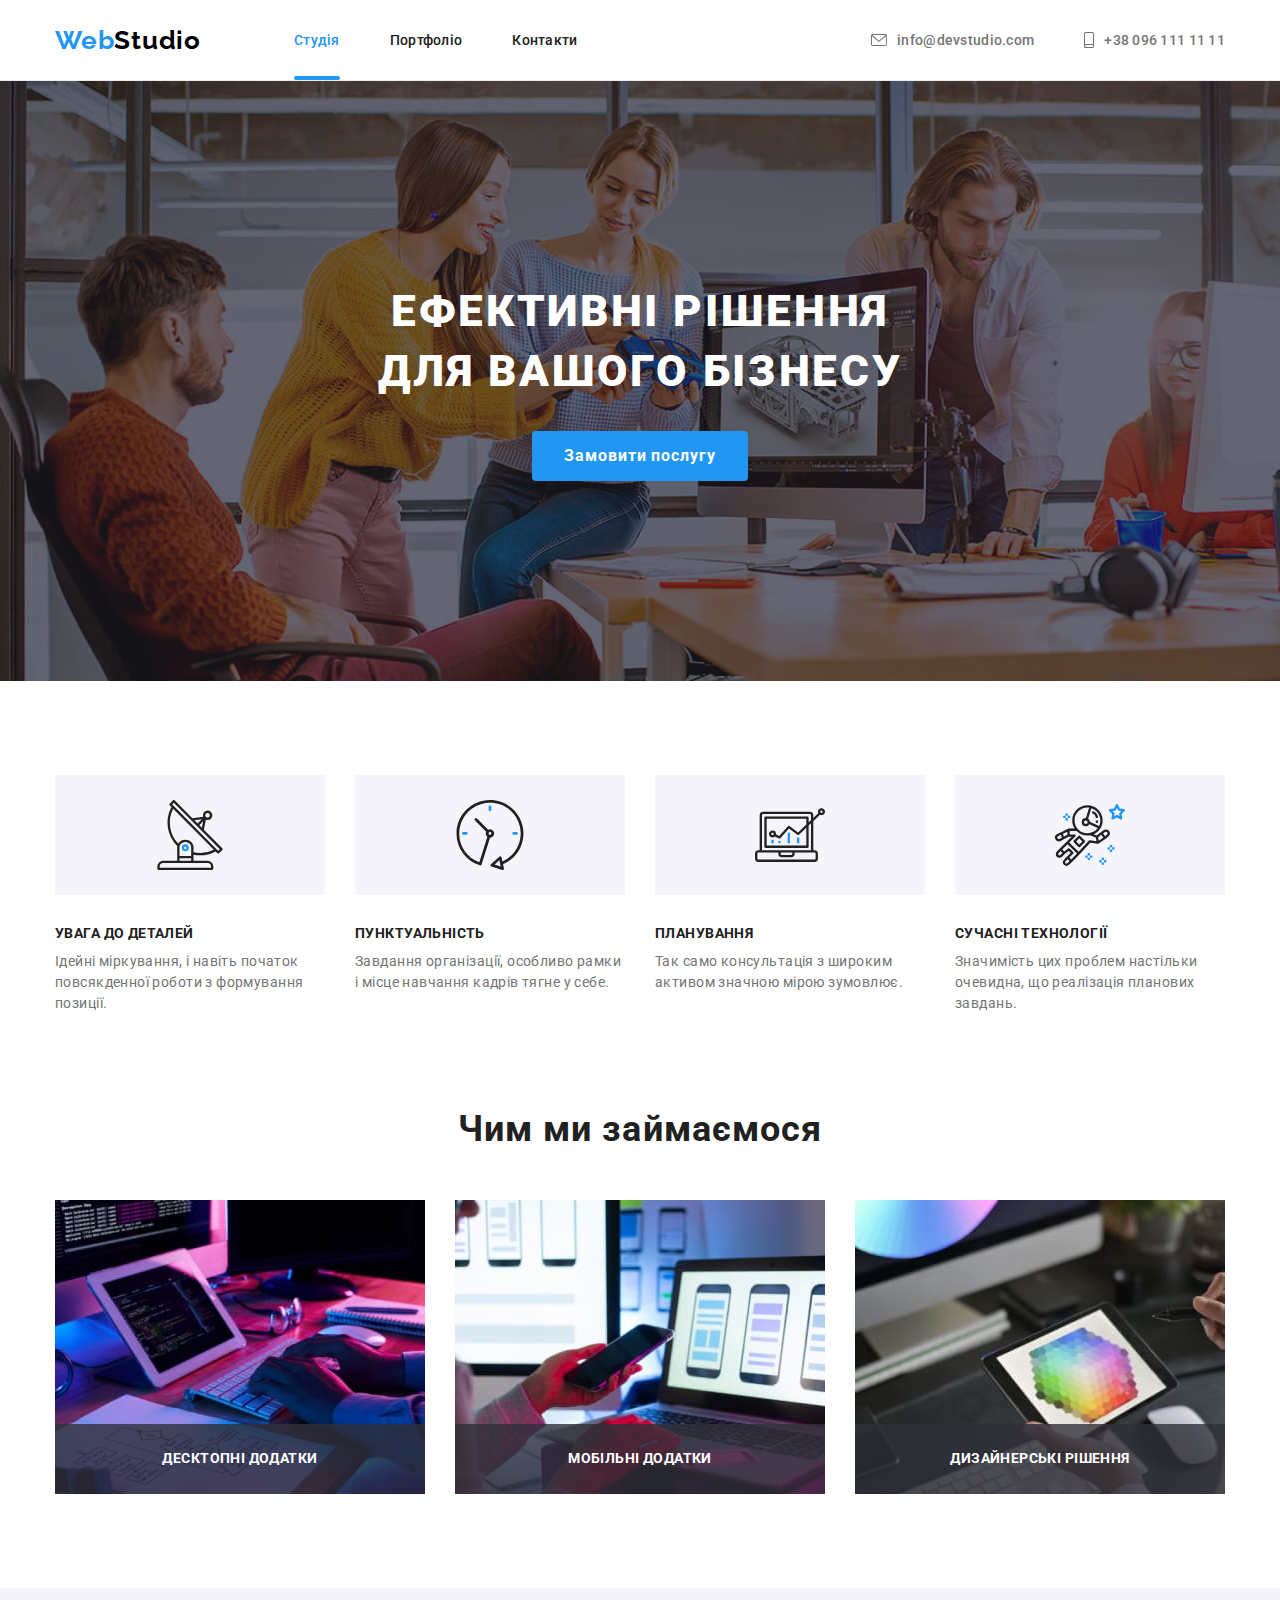
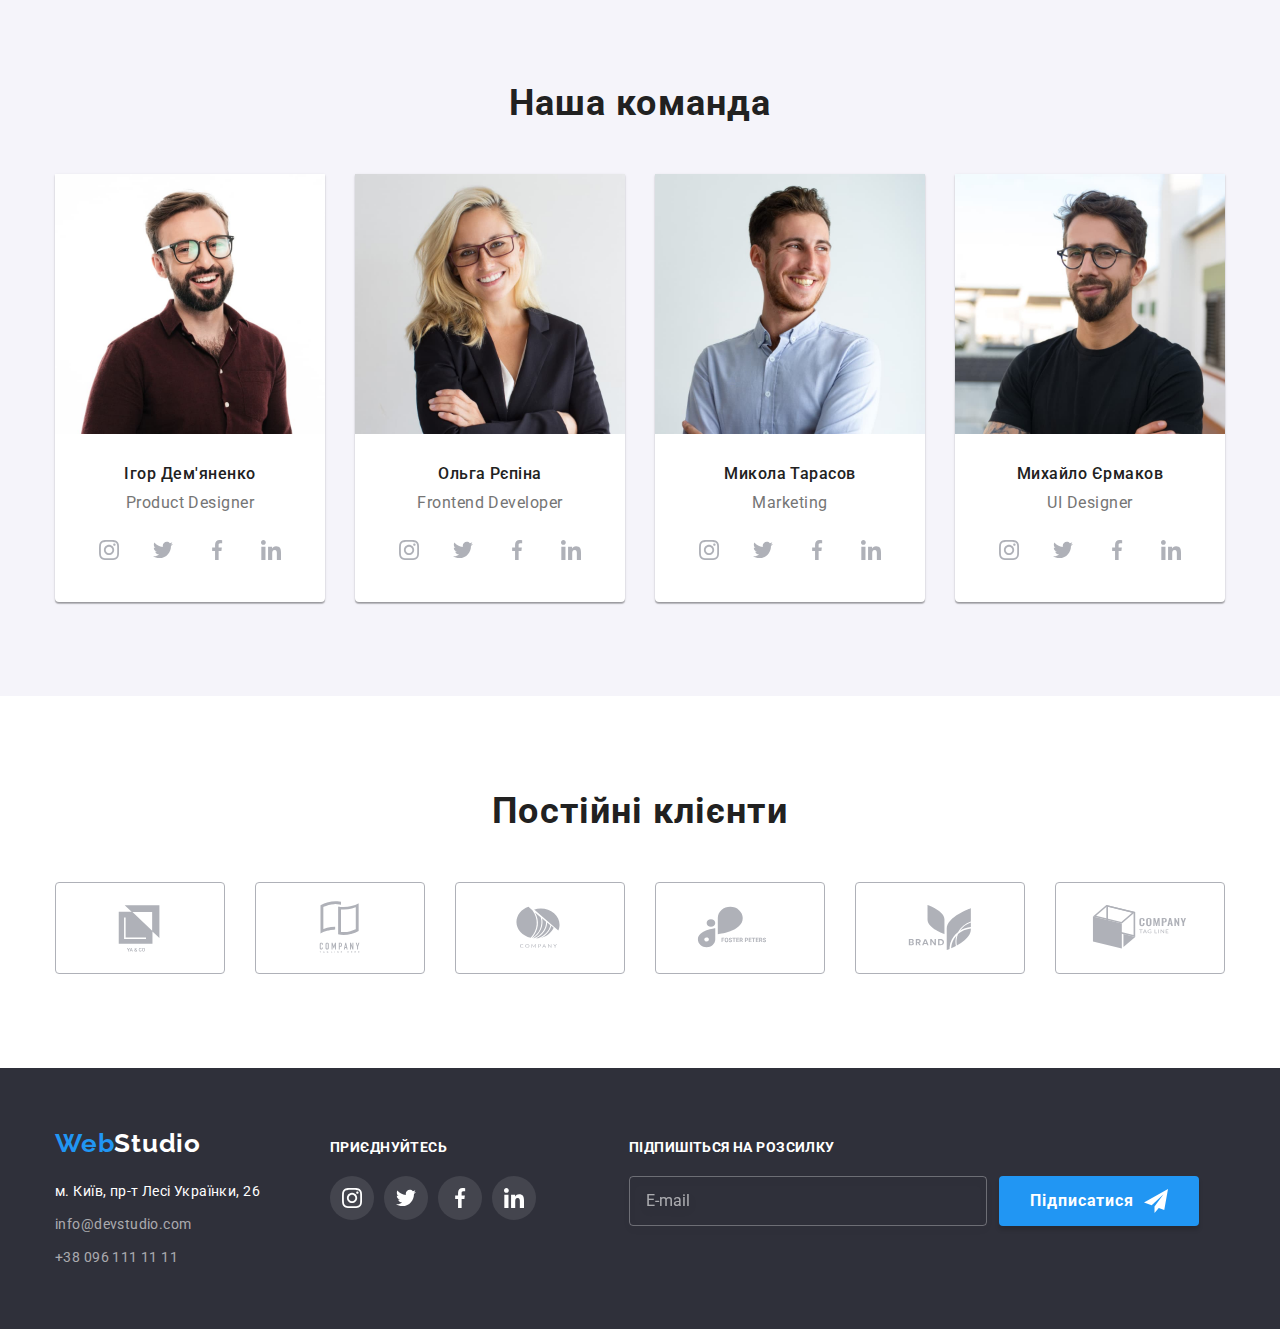
<file: index.html>
<!DOCTYPE html>
<html lang="uk">
  <head>
    <meta charset="UTF-8" />
    <meta http-equiv="X-UA-Compatible" content="IE=edge" />
    <meta name="viewport" content="width=device-width, initial-scale=1.0" />
    <link
      href="https://fonts.googleapis.com/css2?family=Raleway:wght@700&family=Roboto:wght@400;500;700;900&display=swap"
      rel="stylesheet"
    />
    <title>Document</title>
    <link
      rel="stylesheet"
      href="https://cdnjs.cloudflare.com/ajax/libs/modern-normalize/0.6.0/modern-normalize.min.css"
    />
    <link rel="stylesheet" href="./css/main.min.css" />
  </head>
  <body>
    <!-- Шапка сайта -->
    <header class="header">
      <div class="container header-container">
        <a class="logo header__logo" href="/"
          ><span class="logo__text">Web</span>Studio</a
        >
        <nav>
          <ul class="header-nav list">
            <li>
              <a href="#" class="header-nav__link header-nav__link--active"
                >Студія</a
              >
            </li>
            <li>
              <a href="./portfolio.html" class="header-nav__link">Портфоліо</a>
            </li>
            <li><a href="#" class="header-nav__link">Контакти</a></li>
          </ul>
        </nav>

        <ul class="nav-contact list">
          <li class="nav-contact__item">
            <a class="nav-contact__contacts" href="mailto:info@devstudio.com">
              <svg class="nav-contact__icon-envelope">
                <use href="./images/icon.svg#icon-envelope-hover"></use>
              </svg>
              info@devstudio.com</a
            >
          </li>
          <li class="nav-contact-item">
            <a class="nav-contact__contacts" href="tel:+380961111111">
              <svg class="nav-contact__icon-smartphone">
                <use href="./images/icon.svg#icon-smartphone"></use>
              </svg>
              +38 096 111 11 11</a
            >
          </li>
        </ul>
      </div>
    </header>
    <main>
      <!-- Секия под шапкой -->
      <section class="hero section">
        <div class="container">
          <h1 class="main-title">
            Ефективні рішення <br />
            для вашого бізнесу
          </h1>
          <button type="button" class="btn-order" data-modal-open>
            Замовити послугу
          </button>
        </div>
      </section>
      <!-- Секция особенности компании -->
      <section class="features section">
        <div class="container features-container">
          <h2 class="hide">Особливоті</h2>
          <ul class="features-list list">
            <li class="features-list__item icon-antenna">
              <h3 class="features-list__title">УВАГА ДО ДЕТАЛЕЙ</h3>
              <p class="features-list__text">
                Ідейні міркування, і навіть початок повсякденної роботи з
                формування позиції.
              </p>
            </li>
            <li class="features-list__item icon-clock">
              <h3 class="features-list__title">ПУНКТУАЛЬНІСТЬ</h3>
              <p class="features-list__text">
                Завдання організації, особливо рамки і місце навчання кадрів
                тягне у себе.
              </p>
            </li>
            <li class="features-list__item icon-notebook">
              <h3 class="features-list__title">ПЛАНУВАННЯ</h3>
              <p class="features-list__text">
                Так само консультація з широким активом значною мірою зумовлює.
              </p>
            </li>
            <li class="features-list__item icon-astronaut">
              <h3 class="features-list__title">СУЧАСНІ ТЕХНОЛОГІЇ</h3>
              <p class="features-list__text">
                Значимість цих проблем настільки очевидна, що реалізація
                планових завдань.
              </p>
            </li>
          </ul>
        </div>
      </section>
      <!-- Секция чем мы занимаемся  -->
      <section class="about-us section">
        <div class="container">
          <h2 class="title">Чим ми займаємося</h2>
          <ul class="list about-list">
            <li class="about-list__item">
              <img
                src="./images/aboutus1.jpg"
                alt="людина пише код на комп'ютері"
                width="370"
              />
              <p class="about-list__text">Десктопні додатки</p>
            </li>
            <li class="about-list__item">
              <img
                src="./images/aboutus2.jpg"
                alt="людина робить дизайн за ноутбуком"
                width="370"
              />
              <p class="about-list__text">Мобільні додатки</p>
            </li>
            <li class="about-list__item">
              <img
                src="./images/aboutus3.jpg"
                alt="людина обирає колір на планшеті"
                width="370"
              />
              <p class="about-list__text">Дизайнерські рішення</p>
            </li>
          </ul>
        </div>
      </section>
      <!-- Секция наша команда -->
      <section class="our-team section">
        <div class="container team-container">
          <h2 class="title">Наша команда</h2>
          <ul class="list team-list">
            <li class="team-item">
              <img src="./images/igordevs.jpg" alt="Розробник" width="270" />
              <div class="team-wrap">
                <h3 class="our-team-title">Ігор Дем'яненко</h3>
                <p lang="en" class="our-team-text">Product Designer</p>
                <ul class="team-soc-list list">
                  <li class="team-soc-item">
                    <a href="" class="social-link">
                      <svg class="icon-instagram">
                        <use href="./images/icon.svg#icon-instagram"></use>
                      </svg>
                    </a>
                  </li>
                  <li class="team-soc-item">
                    <a href="" class="social-link">
                      <svg class="icon-instagram">
                        <use href="./images/icon.svg#icon-twitter"></use>
                      </svg>
                    </a>
                  </li>
                  <li class="team-soc-item">
                    <a href="" class="social-link">
                      <svg class="icon-instagram">
                        <use href="./images/icon.svg#icon-facebook"></use>
                      </svg>
                    </a>
                  </li>
                  <li class="team-soc-item">
                    <a href="" class="social-link">
                      <svg class="icon-instagram">
                        <use href="./images/icon.svg#icon-linkedin"></use>
                      </svg>
                    </a>
                  </li>
                </ul>
              </div>
            </li>
            <li class="team-item">
              <img src="./images/olenadev.jpg" alt="Розробниця" width="270" />
              <div class="team-wrap">
                <h3 class="our-team-title">Ольга Рєпіна</h3>
                <p lang="en" class="our-team-text">Frontend Developer</p>
                <ul class="team-soc-list list">
                  <li class="team-soc-item">
                    <a href="" class="social-link">
                      <svg class="icon-instagram">
                        <use href="./images/icon.svg#icon-instagram"></use>
                      </svg>
                    </a>
                  </li>
                  <li class="team-soc-item">
                    <a href="" class="social-link">
                      <svg class="icon-instagram">
                        <use href="./images/icon.svg#icon-twitter"></use>
                      </svg>
                    </a>
                  </li>
                  <li class="team-soc-item">
                    <a href="" class="social-link">
                      <svg class="icon-instagram">
                        <use href="./images/icon.svg#icon-facebook"></use>
                      </svg>
                    </a>
                  </li>
                  <li class="team-soc-item">
                    <a href="" class="social-link">
                      <svg class="icon-instagram">
                        <use href="./images/icon.svg#icon-linkedin"></use>
                      </svg>
                    </a>
                  </li>
                </ul>
              </div>
            </li>
            <li class="team-item">
              <img
                src="./images/mykolamarketing.jpg"
                alt="Розробник"
                width="270"
              />
              <div class="team-wrap">
                <h3 class="our-team-title">Микола Тарасов</h3>
                <p lang="en" class="our-team-text">Marketing</p>
                <ul class="team-soc-list list">
                  <li class="team-soc-item">
                    <a href="" class="social-link">
                      <svg class="icon-instagram">
                        <use href="./images/icon.svg#icon-instagram"></use>
                      </svg>
                    </a>
                  </li>
                  <li class="team-soc-item">
                    <a href="" class="social-link">
                      <svg class="icon-instagram">
                        <use href="./images/icon.svg#icon-twitter"></use>
                      </svg>
                    </a>
                  </li>
                  <li class="team-soc-item">
                    <a href="" class="social-link">
                      <svg class="icon-instagram">
                        <use href="./images/icon.svg#icon-facebook"></use>
                      </svg>
                    </a>
                  </li>
                  <li class="team-soc-item">
                    <a href="" class="social-link">
                      <svg class="icon-instagram">
                        <use href="./images/icon.svg#icon-linkedin"></use>
                      </svg>
                    </a>
                  </li>
                </ul>
              </div>
            </li>
            <li class="team-item">
              <img
                src="./images/mixadesigner.jpg"
                alt="Розробник"
                width="270"
              />
              <div class="team-wrap">
                <h3 class="our-team-title">Михайло Єрмаков</h3>
                <p lang="en" class="our-team-text">UI Designer</p>
                <ul class="team-soc-list list">
                  <li class="team-soc-item">
                    <a href="" class="social-link">
                      <svg class="icon-instagram">
                        <use href="./images/icon.svg#icon-instagram"></use>
                      </svg>
                    </a>
                  </li>
                  <li class="team-soc-item">
                    <a href="" class="social-link">
                      <svg class="icon-instagram">
                        <use href="./images/icon.svg#icon-twitter"></use>
                      </svg>
                    </a>
                  </li>
                  <li class="team-soc-item">
                    <a href="" class="social-link">
                      <svg class="icon-instagram">
                        <use href="./images/icon.svg#icon-facebook"></use>
                      </svg>
                    </a>
                  </li>
                  <li class="team-soc-item">
                    <a href="" class="social-link">
                      <svg class="icon-instagram">
                        <use href="./images/icon.svg#icon-linkedin"></use>
                      </svg>
                    </a>
                  </li>
                </ul>
              </div>
            </li>
          </ul>
        </div>
      </section>
      <!-- Секция клиенты -->
      <section class="section-client section">
        <div class="container">
          <h2 class="title">Постійні клієнти</h2>
          <ul class="client-list list">
            <li class="client-item">
              <a href="" class="client-link">
                <svg>
                  <use href="./images/icon.svg#icon-client1"></use>
                </svg>
              </a>
            </li>
            <li class="client-item">
              <a href="" class="client-link">
                <svg>
                  <use href="./images/icon.svg#icon-client2"></use>
                </svg>
              </a>
            </li>
            <li class="client-item">
              <a href="" class="client-link">
                <svg>
                  <use href="./images/icon.svg#icon-client3"></use>
                </svg>
              </a>
            </li>
            <li class="client-item">
              <a href="" class="client-link">
                <svg>
                  <use href="./images/icon.svg#icon-client4"></use>
                </svg>
              </a>
            </li>
            <li class="client-item">
              <a href="" class="client-link">
                <svg>
                  <use href="./images/icon.svg#icon-client5"></use>
                </svg>
              </a>
            </li>
            <li class="client-item">
              <a href="" class="client-link">
                <svg>
                  <use href="./images/icon.svg#icon-client6"></use>
                </svg>
              </a>
            </li>
          </ul>
        </div>
      </section>
    </main>
    <!-- Подвал сайта -->
    <footer class="footer">
      <div class="container footer-container">
        <div class="">
          <a href="/" class="logo-footer"
            ><span class="logo__text">Web</span>Studio</a
          >
          <address>
            <p class="adress">м. Київ, пр-т Лесі Українки, 26</p>
            <ul class="footer-list list">
              <li class="footer-item">
                <a class="footer-contact" href="mailto:info@devstudio.com"
                  >info@devstudio.com</a
                >
              </li>
              <li class="footer-item">
                <a class="footer-contact" href="tel:+380961111111"
                  >+38 096 111 11 11</a
                >
              </li>
            </ul>
          </address>
        </div>
        <div class="footer-wrap">
          <p class="footer-text">приєднуйтесь</p>
          <ul class="footer-soc-list list">
            <li class="footer-soc-item">
              <a href="" class="footer-soc-link">
                <svg class="icon-instagram">
                  <use href="./images/icon.svg#icon-instagram"></use>
                </svg>
              </a>
            </li>
            <li class="footer-soc-item">
              <a href="" class="footer-soc-link">
                <svg class="icon-instagram">
                  <use href="./images/icon.svg#icon-twitter"></use>
                </svg>
              </a>
            </li>
            <li class="footer-soc-item">
              <a href="" class="footer-soc-link">
                <svg class="icon-instagram">
                  <use href="./images/icon.svg#icon-facebook"></use>
                </svg>
              </a>
            </li>
            <li class="footer-soc-item">
              <a href="" class="footer-soc-link">
                <svg class="icon-instagram">
                  <use href="./images/icon.svg#icon-linkedin"></use>
                </svg>
              </a>
            </li>
          </ul>
        </div>
        <!-- форма подвала -->
        <div class="footer-form">
          <p class="footer-text">Підпишіться на розсилку</p>
          <form class="form-send">
            <input
              type="email"
              name="user-email"
              id=""
              placeholder="E-mail"
              class="footer-input"
            />
            <button type="submit" class="btn-footer">
              Підписатися
              <svg class="icon-send" width="24" height="24">
                <use href="./images/icon.svg#icon-send"></use>
              </svg>
            </button>
          </form>
        </div>
      </div>
    </footer>
    <!-- модальное окно  -->
    <div class="backdrop is-hidden" data-modal>
      <div class="modal">
        <button type="button" class="btn-close" data-modal-close>
          <svg class="icon-close">
            <use href="./images/icon.svg#icon-close-black"></use>
          </svg>
        </button>
        <p class="modal-title">Залиште свої дані, ми вам передзвонимо</p>
        <form>
          <div class="input-wrap">
            <label for="user-name" class="input-label">Ім'я</label>
            <input
              type="text"
              name="user-name"
              id="user-name"
              class="modal-input"
              required
            />
            <svg class="modal-icon" width="18" height="18">
              <use href="./images/icon.svg#icon-person-modal"></use>
            </svg>
          </div>

          <div class="input-wrap">
            <label for="user-tel" class="input-label">Телефон</label>
            <input
              type="tel"
              name="user-tel"
              id="user-tel"
              class="modal-input"
            />
            <svg class="modal-icon" width="18" height="18">
              <use href="./images/icon.svg#icon-phone-modal"></use>
            </svg>
          </div>

          <div class="input-wrap">
            <label for="user-email" class="input-label">Пошта</label>
            <input
              type="email"
              name="user-email"
              id="user-email"
              class="modal-input"
              required
            />
            <svg class="modal-icon" width="18" height="18">
              <use href="./images/icon.svg#icon-email-modal"></use>
            </svg>
          </div>

          <label for="coment" class="input-label">Коментар</label>
          <textarea
            name="coment"
            id="coment"
            cols="30"
            rows="10"
            placeholder="Введіть текст"
            class="modal-coment"
          ></textarea>

          <input
            type="checkbox"
            name="policity"
            id="policity"
            class="modal-policity hide"
          />
          <label for="policity" class="label-policity">
            <span>
              <svg width="18" height="18">
                <use href="./images/icon.svg#icon-check"></use>
              </svg>
            </span>
            Погоджуюся з розсилкою та приймаю
            <a href="" class="link-policity">Умови договору</a></label
          >
          <button type="submit" class="btn-modal">Відправити</button>
        </form>
      </div>
    </div>
    <script src="./js/modal.js"></script>
  </body>
</html>
</file>
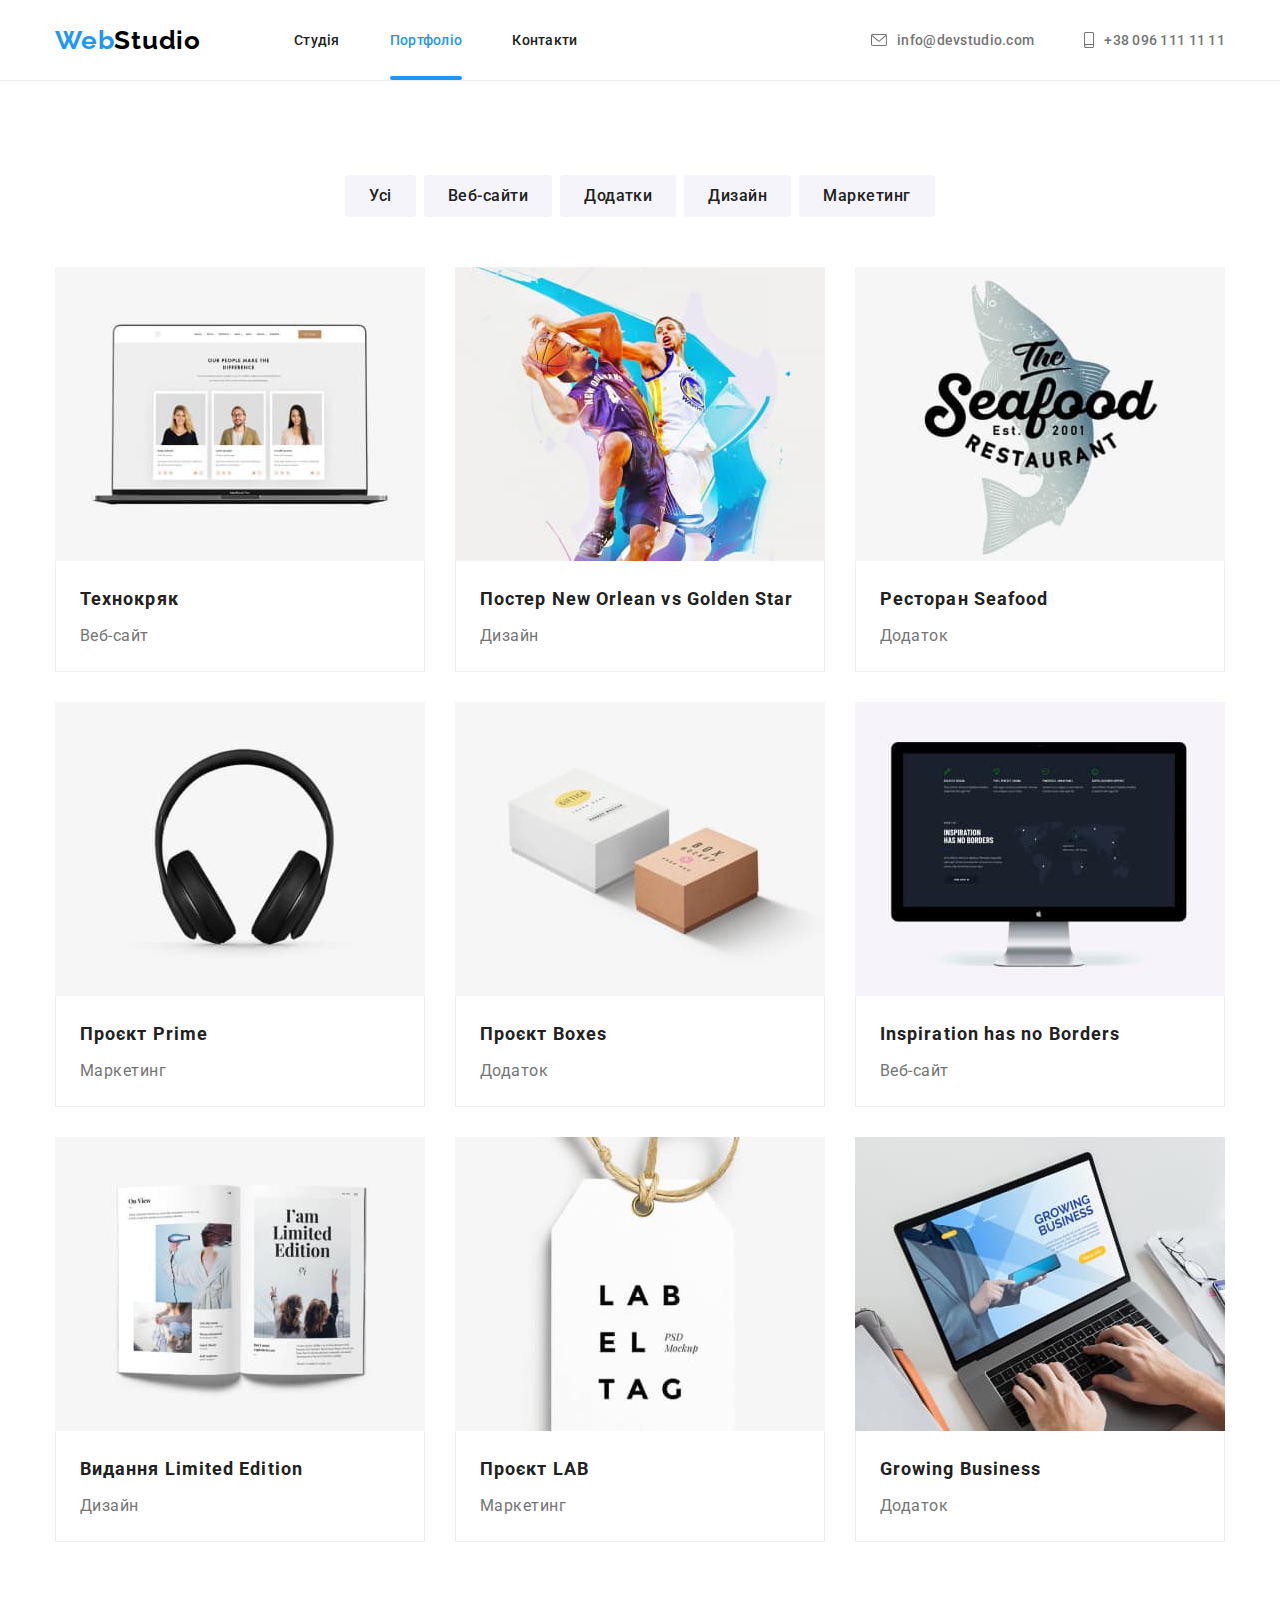
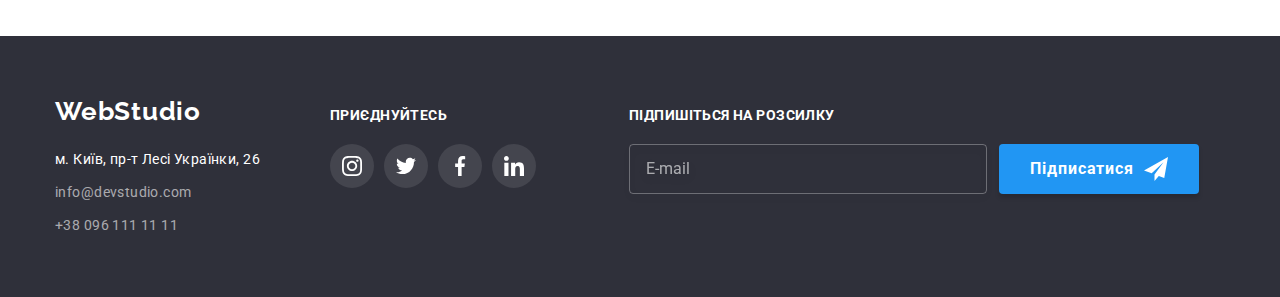
<file: portfolio.html>
<!DOCTYPE html>
<html lang="uk">
  <head>
    <meta charset="UTF-8" />
    <meta http-equiv="X-UA-Compatible" content="IE=edge" />
    <meta name="viewport" content="width=device-width, initial-scale=1.0" />
    <link
      href="https://fonts.googleapis.com/css2?family=Raleway:wght@700&family=Roboto:wght@400;500;700;900&display=swap"
      rel="stylesheet"
    />
    <title>Document</title>
    <link
      rel="stylesheet"
      href="https://cdnjs.cloudflare.com/ajax/libs/modern-normalize/0.6.0/modern-normalize.min.css"
    />
    <link rel="stylesheet" href="./css/main.min.css" />
  </head>
  <body>
    <!-- Шапка сайта -->
    <header class="header">
      <div class="container header-container">
        <a class="logo header__logo" href="/"
          ><span class="logo__text">Web</span>Studio</a
        >
        <nav>
          <ul class="header-nav list">
            <li>
              <a href="./index.html" class="header-nav__link">Студія</a>
            </li>
            <li>
              <a href="#" class="header-nav__link header-nav__link--active"
                >Портфоліо</a
              >
            </li>
            <li><a href="#" class="header-nav__link">Контакти</a></li>
          </ul>
        </nav>

        <ul class="nav-contact list">
          <li class="nav-contact__item">
            <a class="nav-contact__contacts" href="mailto:info@devstudio.com">
              <svg class="nav-contact__icon-envelope">
                <use href="./images/icon.svg#icon-envelope-hover"></use>
              </svg>
              info@devstudio.com</a
            >
          </li>
          <li class="nav-contact__item">
            <a class="nav-contact__contacts" href="tel:+380961111111">
              <svg class="nav-contact__icon-smartphone">
                <use href="./images/icon.svg#icon-smartphone"></use>
              </svg>
              +38 096 111 11 11</a
            >
          </li>
        </ul>
      </div>
    </header>
    <main>
      <!-- Секция портфолио -->
      <section class="portfolio section">
        <div class="container">
          <h1 class="hide">Портфоліо</h1>
          <ul class="list list-btn">
            <li><button type="button" class="btn-portfolio">Усі</button></li>
            <li>
              <button type="button" class="btn-portfolio">Веб-сайти</button>
            </li>
            <li>
              <button type="button" class="btn-portfolio">Додатки</button>
            </li>
            <li><button type="button" class="btn-portfolio">Дизайн</button></li>
            <li>
              <button type="button" class="btn-portfolio">Маркетинг</button>
            </li>
          </ul>
          <!-- спиосок работ -->
          <ul class="list list-works">
            <li class="works-item">
              <a href="" class="work-link list">
                <div class="thumb">
                  <img
                    src="./images/technokryak.jpg"
                    alt="приклад веб-сайту "
                    width="370"
                    height="294"
                  />

                  <div class="text-overlay">
                    <p>
                      Ресурс пропонує комплексні пропозиції з різним рівнем
                      функціоналу та сервісів. Все це дозволить відвідувачу
                      отримати вичерпні відомості про компанію чи приватну
                      особу.
                    </p>
                  </div>
                </div>
                <div class="work-border">
                  <h2 class="portfolio-title">Технокряк</h2>
                  <p class="portfolio-text">Веб-сайт</p>
                </div>
              </a>
            </li>
            <li class="works-item">
              <a href="" class="work-link list">
                <div class="thumb">
                  <img
                    src="./images/postergolden.jpg"
                    alt="приклад постеру"
                    width="370"
                    height="294"
                  />
                  <div class="text-overlay">
                    <p>
                      Ресурс пропонує комплексні пропозиції з різним рівнем
                      функціоналу та сервісів. Все це дозволить відвідувачу
                      отримати вичерпні відомості про компанію чи приватну
                      особу.
                    </p>
                  </div>
                </div>
                <div class="work-border">
                  <h2 class="portfolio-title">
                    Постер New Orlean vs Golden Star
                  </h2>
                  <p class="portfolio-text">Дизайн</p>
                </div>
              </a>
            </li>
            <li class="works-item">
              <a href="" class="work-link list">
                <div class="thumb">
                  <img
                    src="./images/seafood.jpg"
                    alt="приклад додатка для ресторана"
                    width="370"
                    height="294"
                  />
                  <div class="text-overlay">
                    <p>
                      Ресурс пропонує комплексні пропозиції з різним рівнем
                      функціоналу та сервісів. Все це дозволить відвідувачу
                      отримати вичерпні відомості про компанію чи приватну
                      особу.
                    </p>
                  </div>
                </div>
                <div class="work-border">
                  <h2 class="portfolio-title">Ресторан Seafood</h2>
                  <p class="portfolio-text">Додаток</p>
                </div>
              </a>
            </li>
            <li class="works-item">
              <a href="" class="work-link list">
                <div class="thumb">
                  <img
                    src="./images/prime.jpg"
                    alt="приклад проекту з маркетинга"
                    width="370"
                    height="294"
                  />
                  <div class="text-overlay">
                    <p>
                      Ресурс пропонує комплексні пропозиції з різним рівнем
                      функціоналу та сервісів. Все це дозволить відвідувачу
                      отримати вичерпні відомості про компанію чи приватну
                      особу.
                    </p>
                  </div>
                </div>
                <div class="work-border">
                  <h2 class="portfolio-title">Проєкт Prime</h2>
                  <p class="portfolio-text">Маркетинг</p>
                </div>
              </a>
            </li>
            <li class="works-item">
              <a href="" class="work-link list">
                <div class="thumb">
                  <img
                    src="./images/boxes.jpg"
                    alt="приклад додатка"
                    width="370"
                    height="294"
                  />
                  <div class="text-overlay">
                    <p>
                      Ресурс пропонує комплексні пропозиції з різним рівнем
                      функціоналу та сервісів. Все це дозволить відвідувачу
                      отримати вичерпні відомості про компанію чи приватну
                      особу.
                    </p>
                  </div>
                </div>
                <div class="work-border">
                  <h2 class="portfolio-title">Проєкт Boxes</h2>
                  <p class="portfolio-text">Додаток</p>
                </div>
              </a>
            </li>
            <li class="works-item">
              <a href="" class="work-link list">
                <div class="thumb">
                  <img
                    src="./images/inspirationhasobordes.jpg"
                    alt="приклад веб-сайту"
                    width="370"
                    height="294"
                  />
                  <div class="text-overlay">
                    <p>
                      Ресурс пропонує комплексні пропозиції з різним рівнем
                      функціоналу та сервісів. Все це дозволить відвідувачу
                      отримати вичерпні відомості про компанію чи приватну
                      особу.
                    </p>
                  </div>
                </div>
                <div class="work-border">
                  <h2 class="portfolio-title">Inspiration has no Borders</h2>
                  <p class="portfolio-text">Веб-сайт</p>
                </div>
              </a>
            </li>
            <li class="works-item">
              <a href="" class="work-link list">
                <div class="thumb">
                  <img
                    src="./images/limitededition.jpg"
                    alt="приклад дизайну"
                    width="370"
                    height="294"
                  />
                  <div class="text-overlay">
                    <p>
                      Ресурс пропонує комплексні пропозиції з різним рівнем
                      функціоналу та сервісів. Все це дозволить відвідувачу
                      отримати вичерпні відомості про компанію чи приватну
                      особу.
                    </p>
                  </div>
                </div>
                <div class="work-border">
                  <h2 class="portfolio-title">Видання Limited Edition</h2>
                  <p class="portfolio-text">Дизайн</p>
                </div>
              </a>
            </li>
            <li class="works-item">
              <a href="" class="work-link list">
                <div class="thumb">
                  <img
                    src="./images/projectlab.jpg"
                    alt="приклад проекту з маркетинга"
                    width="370"
                    height="294"
                  />
                  <div class="text-overlay">
                    <p>
                      Ресурс пропонує комплексні пропозиції з різним рівнем
                      функціоналу та сервісів. Все це дозволить відвідувачу
                      отримати вичерпні відомості про компанію чи приватну
                      особу.
                    </p>
                  </div>
                </div>
                <div class="work-border">
                  <h2 class="portfolio-title">Проєкт LAB</h2>
                  <p class="portfolio-text">Маркетинг</p>
                </div>
              </a>
            </li>
            <li class="works-item">
              <a href="" class="work-link list">
                <div class="thumb">
                  <img
                    src="./images/growingbusiness.jpg"
                    alt="приклад додатка"
                    width="370"
                    height="294"
                  />
                  <div class="text-overlay">
                    <p>
                      Ресурс пропонує комплексні пропозиції з різним рівнем
                      функціоналу та сервісів. Все це дозволить відвідувачу
                      отримати вичерпні відомості про компанію чи приватну
                      особу.
                    </p>
                  </div>
                </div>
                <div class="work-border">
                  <h2 class="portfolio-title">Growing Business</h2>
                  <p class="portfolio-text">Додаток</p>
                </div>
              </a>
            </li>
          </ul>
        </div>
      </section>
    </main>
    <!-- Подвал сайта -->
    <footer class="footer">
      <div class="container footer-container">
        <div class="">
          <a href="/" class="logo-footer"
            ><span class="logo-text">Web</span>Studio</a
          >
          <address>
            <p class="adress">м. Київ, пр-т Лесі Українки, 26</p>
            <ul class="footer-list list">
              <li class="footer-item">
                <a class="footer-contact" href="mailto:info@devstudio.com"
                  >info@devstudio.com</a
                >
              </li>
              <li class="footer-item">
                <a class="footer-contact" href="tel:+380961111111"
                  >+38 096 111 11 11</a
                >
              </li>
            </ul>
          </address>
        </div>
        <div class="footer-wrap">
          <p class="footer-text">приєднуйтесь</p>
          <ul class="footer-soc-list list">
            <li class="footer-soc-item">
              <a href="" class="footer-soc-link">
                <svg class="icon-instagram">
                  <use href="./images/icon.svg#icon-instagram"></use>
                </svg>
              </a>
            </li>
            <li class="footer-soc-item">
              <a href="" class="footer-soc-link">
                <svg class="icon-instagram">
                  <use href="./images/icon.svg#icon-twitter"></use>
                </svg>
              </a>
            </li>
            <li class="footer-soc-item">
              <a href="" class="footer-soc-link">
                <svg class="icon-instagram">
                  <use href="./images/icon.svg#icon-facebook"></use>
                </svg>
              </a>
            </li>
            <li class="footer-soc-item">
              <a href="" class="footer-soc-link">
                <svg class="icon-instagram">
                  <use href="./images/icon.svg#icon-linkedin"></use>
                </svg>
              </a>
            </li>
          </ul>
        </div>
        <!-- форма подвала -->
        <div class="footer-form">
          <p class="footer-text">Підпишіться на розсилку</p>
          <form class="form-send">
            <input
              type="email"
              name="user-email"
              id=""
              placeholder="E-mail"
              class="footer-input"
            />
            <button type="submit" class="btn-footer">
              Підписатися
              <svg class="icon-send" width="24" height="24">
                <use href="./images/icon.svg#icon-send"></use>
              </svg>
            </button>
          </form>
        </div>
      </div>
    </footer>
  </body>
</html>
</file>
<file: css/main.min.css>
:root{--font-ral: "Raleway", sans-serif;--color-blue: #2196f3;--color-gray: #757575;--color-black: #212121;--color-backgr-dark: #2f303a;--color-backgr-white: #f5f5f5;--color-backgr-gray: #f5f4fa}.list{list-style:none;text-decoration:none;margin:0;padding:0}h1,h2,h3,h4,h5,h6,p{margin:0}textarea{resize:none}body{font-family:"Roboto",sans-serif;color:var(--color-black)}.backdrop{position:fixed;top:0;width:100%;height:100%;background-color:rgba(0,0,0,.2);-webkit-transition:opacity 300ms cubic-bezier(0.4, 0, 0.2, 1),visibility 300ms cubic-bezier(0.4, 0, 0.2, 1);transition:opacity 300ms cubic-bezier(0.4, 0, 0.2, 1),visibility 300ms cubic-bezier(0.4, 0, 0.2, 1)}.modal{position:absolute;top:50%;left:50%;padding:40px;width:528px;min-height:581px;background-color:#fff;-webkit-box-shadow:0px 1px 3px rgba(0,0,0,.12),0px 1px 1px rgba(0,0,0,.14),0px 2px 1px rgba(0,0,0,.2);box-shadow:0px 1px 3px rgba(0,0,0,.12),0px 1px 1px rgba(0,0,0,.14),0px 2px 1px rgba(0,0,0,.2);border-radius:4px;-webkit-transform:translate(-50%, -50%) scale(1);transform:translate(-50%, -50%) scale(1);-webkit-transition:-webkit-transform 300ms cubic-bezier(0.4, 0, 0.2, 1);transition:-webkit-transform 300ms cubic-bezier(0.4, 0, 0.2, 1);transition:transform 300ms cubic-bezier(0.4, 0, 0.2, 1);transition:transform 300ms cubic-bezier(0.4, 0, 0.2, 1), -webkit-transform 300ms cubic-bezier(0.4, 0, 0.2, 1)}.backdrop.is-hidden .modal{-webkit-transform:translate(-50%, -50%) scale(1.5);transform:translate(-50%, -50%) scale(1.5)}.icon-close{width:18px;height:18px}.btn-close{position:absolute;top:8px;right:8px;width:30px;height:30px;background-color:#fff;border:1px solid rgba(0,0,0,.1);border-radius:50%;display:-webkit-box;display:-ms-flexbox;display:flex;-webkit-box-align:center;-ms-flex-align:center;align-items:center;-webkit-box-pack:center;-ms-flex-pack:center;justify-content:center;-webkit-transition:fill 250ms cubic-bezier(0.4, 0, 0.2, 1);transition:fill 250ms cubic-bezier(0.4, 0, 0.2, 1)}.btn-close:hover{fill:var(--color-blue)}.is-hidden{opacity:0;visibility:hidden;pointer-events:none}.modal-title{margin-bottom:12px;font-weight:700;font-size:20px;line-height:1.15;text-align:center;letter-spacing:.03em;color:#212121}.input-wrap{position:relative;margin-bottom:10px}.modal-icon{position:absolute;top:50%;left:15px}.input-label{width:100%;height:40px;font-size:12px;line-height:1.16;letter-spacing:.01em;color:var(--color-gray)}.modal-input{width:100%;height:40px;padding-left:42px;border:1px solid rgba(33,33,33,.2);border-radius:4px;-webkit-transition:border 250ms cubic-bezier(0.4, 0, 0.2, 1);transition:border 250ms cubic-bezier(0.4, 0, 0.2, 1)}.modal-input:focus{border:rgba(0,0,0,0);fill:#2196f3;outline:1px solid var(--color-blue)}.modal-input:focus:hover{border:1px solid var(--color-blue)}.modal-icon{-webkit-transition:fill 250ms cubic-bezier(0.4, 0, 0.2, 1);transition:fill 250ms cubic-bezier(0.4, 0, 0.2, 1)}.modal-input:focus+.modal-icon{fill:var(--color-blue)}.modal-input:hover+.modal-icon{fill:var(--color-blue)}.modal-coment{margin-bottom:20px;width:100%;height:120px;padding:12px 16px;border:1px solid rgba(33,33,33,.2);border-radius:4px;font-size:12px;-webkit-transition:border 250ms cubic-bezier(0.4, 0, 0.2, 1);transition:border 250ms cubic-bezier(0.4, 0, 0.2, 1)}.modal-coment:focus{border:rgba(0,0,0,0);fill:#2196f3;outline:1px solid var(--color-blue)}.modal-coment:hover{border:1px solid var(--color-blue)}.modal-coment::-webkit-input-placeholder{font-size:12px;color:rgba(117,117,117,.5)}.modal-coment::-moz-placeholder{font-size:12px;color:rgba(117,117,117,.5)}.modal-coment:-ms-input-placeholder{font-size:12px;color:rgba(117,117,117,.5)}.modal-coment::-ms-input-placeholder{font-size:12px;color:rgba(117,117,117,.5)}.modal-coment::placeholder{font-size:12px;color:rgba(117,117,117,.5)}.modal-policity{margin-bottom:30px}.label-policity{margin-bottom:30px;font-size:14px;line-height:1.71px;letter-spacing:.03em;display:-webkit-box;display:-ms-flexbox;display:flex;-webkit-box-align:center;-ms-flex-align:center;align-items:center;-webkit-box-pack:center;-ms-flex-pack:center;justify-content:center;color:var(--color-gray)}.link-policity{margin-left:7px;color:var(--color-blue)}.label-policity span{width:16px;height:15px;margin-right:7px;display:-webkit-box;display:-ms-flexbox;display:flex;-webkit-box-align:center;-ms-flex-align:center;align-items:center;-webkit-box-pack:center;-ms-flex-pack:center;justify-content:center;border:2px solid #212121;border-radius:2px;fill:rgba(0,0,0,0)}.modal-policity:checked+.label-policity span{background-color:var(--color-blue);fill:#fff;border:none}.btn-modal{margin:0 auto;display:block;font-weight:700;font-size:16px;line-height:1.88;letter-spacing:.06em;background:var(--color-blue);color:#fff;border:none;-webkit-box-shadow:0px 4px 4px rgba(0,0,0,.15);box-shadow:0px 4px 4px rgba(0,0,0,.15);border-radius:4px;padding:10px 52px}.container{width:1200px;padding-left:15px;padding-right:15px;margin:0 auto}.hide{border:0;clip:rect(1px, 1px, 1px, 1px);-webkit-clip-path:inset(50%);clip-path:inset(50%);height:1px;margin:-1px;overflow:hidden;padding:0;position:absolute;width:1px;word-wrap:normal !important}button{cursor:pointer}.section{padding-top:94px;padding-bottom:94px}.title{font-weight:700;font-size:36px;line-height:1.1666em;text-align:center;letter-spacing:.03em;color:var(--color-black);margin-bottom:50px}.header a{text-decoration:none}.header-nav{display:-webkit-box;display:-ms-flexbox;display:flex;gap:50px}.header-container{display:-webkit-box;display:-ms-flexbox;display:flex;-webkit-box-align:center;-ms-flex-align:center;align-items:center}.header{border-bottom:1px solid #ececec}.logo{font-family:var(--font-ral);font-weight:700;font-size:26px;line-height:1.1923em;letter-spacing:.03em;color:#000}.header__logo{margin-right:93px;padding-bottom:24px;padding-top:24px}.logo__text{color:var(--color-blue)}.nav-contact__icon-envelope{width:16px;height:12px}.nav-contact__icon-smartphone{width:10px;height:16px}.nav-contact__contacts{font-weight:500;font-size:14px;line-height:1.1428em;letter-spacing:.02em;color:var(--color-gray);padding-top:32px;padding-bottom:32px;display:-webkit-box;display:-ms-flexbox;display:flex;-webkit-box-align:center;-ms-flex-align:center;align-items:center;gap:10px;fill:#757575;-webkit-transition:color 250ms cubic-bezier(0.4, 0, 0.2, 1),fill 250ms cubic-bezier(0.4, 0, 0.2, 1);transition:color 250ms cubic-bezier(0.4, 0, 0.2, 1),fill 250ms cubic-bezier(0.4, 0, 0.2, 1)}.nav-contact__contacts:hover,.nav-contact__contacts:focus{color:var(--color-blue);fill:var(--color-blue)}.nav-contact{display:-webkit-box;display:-ms-flexbox;display:flex;margin-left:auto;gap:50px}.header-nav__link{position:relative;font-weight:500;font-size:14px;line-height:1.1428em;letter-spacing:.02em;color:var(--color-black);padding-top:32px;padding-bottom:32px;-webkit-transition:color 250ms cubic-bezier(0.4, 0, 0.2, 1);transition:color 250ms cubic-bezier(0.4, 0, 0.2, 1)}.header-nav__link:focus,.header-nav__link:hover{color:var(--color-blue);fill:var(--color-blue)}.header-nav__link--active{color:var(--color-blue)}.header-nav__link--active::after{position:absolute;left:0;bottom:0;content:"";display:block;width:100%;height:4px;background-color:var(--color-blue);border-radius:2px}.hero{background:var(--color-backgr-dark);background-image:-webkit-gradient(linear, left top, right top, from(rgba(47, 48, 58, 0.4)), to(rgba(47, 48, 58, 0.4))),url(../images/hero.jpg);background-image:linear-gradient(to right, rgba(47, 48, 58, 0.4), rgba(47, 48, 58, 0.4)),url(../images/hero.jpg);max-width:1600px;max-height:600px;margin-left:auto;margin-right:auto;text-align:center;padding-top:200px;padding-bottom:200px;position:relative}.main-title{font-weight:900;font-size:44px;line-height:1.3636em;text-align:center;letter-spacing:.06em;text-transform:uppercase;color:#fff;margin-bottom:30px}.btn-order{font-family:"Roboto";font-weight:700;font-size:16px;line-height:1.875em;background:var(--color-blue);color:#fff;letter-spacing:.06em;border:none;border-radius:4px;padding:10px 32px}.features-list{display:-webkit-box;display:-ms-flexbox;display:flex;gap:30px}.features-list__title{font-weight:700;font-size:14px;line-height:1.1428em;letter-spacing:.03em;text-transform:uppercase;color:var(--color-black);margin-bottom:10px}.features-list__item::before{content:"";display:block;height:120px;background-color:var(--color-backgr-gray);background-repeat:no-repeat;background-position:center;margin-bottom:30px}.icon-antenna::before{background-image:url(../images/antenna.svg)}.icon-clock::before{background-image:url(../images/clock.svg)}.icon-notebook::before{background-image:url(../images/notebook.svg)}.icon-astronaut::before{background-image:url(../images/astronaut.svg)}.features-list__item{width:270px}.features-list__text{font-size:14px;line-height:1.5em;letter-spacing:.03em;color:var(--color-gray)}.about-us{padding-top:0px}.about-list{margin-top:50px;display:-webkit-box;display:-ms-flexbox;display:flex;-webkit-box-pack:space-evenly;-ms-flex-pack:space-evenly;justify-content:space-evenly;gap:30px}.about-list img{display:block}.about-list__item{position:relative}.about-list__text{position:absolute;bottom:0px;left:0;padding:27px 0px;width:100%;display:-webkit-box;display:-ms-flexbox;display:flex;-webkit-box-pack:center;-ms-flex-pack:center;justify-content:center;font-style:normal;font-weight:700;font-size:14px;line-height:1.14;text-align:center;letter-spacing:.03em;text-transform:uppercase;background:rgba(47,48,58,.8);color:#fff}.our-team{background:var(--color-backgr-gray)}.team-wrap{padding:30px 0px}.team-item img{display:block}.team-soc-list{display:-webkit-box;display:-ms-flexbox;display:flex;-webkit-box-pack:center;-ms-flex-pack:center;justify-content:center;gap:10px}.team-soc-item{padding:0px}.social-link{width:44px;height:44px;border-radius:50%;display:-webkit-box;display:-ms-flexbox;display:flex;-webkit-box-align:center;-ms-flex-align:center;align-items:center;-webkit-box-pack:center;-ms-flex-pack:center;justify-content:center;fill:#afb1b8;-webkit-transition:background-color 250ms cubic-bezier(0.4, 0, 0.2, 1),fill 250ms cubic-bezier(0.4, 0, 0.2, 1);transition:background-color 250ms cubic-bezier(0.4, 0, 0.2, 1),fill 250ms cubic-bezier(0.4, 0, 0.2, 1)}.social-link:hover,.social-link:focus{background-color:var(--color-blue);fill:#fff}.team-list{display:-webkit-box;display:-ms-flexbox;display:flex;-webkit-box-pack:justify;-ms-flex-pack:justify;justify-content:space-between;gap:30px}.icon-instagram{width:20px;height:20px}.team-item{background-color:#fff;-webkit-box-shadow:0px 1px 3px rgba(0,0,0,.12),0px 1px 1px rgba(0,0,0,.14),0px 2px 1px rgba(0,0,0,.2);box-shadow:0px 1px 3px rgba(0,0,0,.12),0px 1px 1px rgba(0,0,0,.14),0px 2px 1px rgba(0,0,0,.2);border-radius:0px 0px 4px 4px}.our-team-title{font-weight:500;font-size:16px;line-height:1.1875em;text-align:center;letter-spacing:.03em;margin-bottom:10px}.our-team-text{font-size:16px;line-height:1.1875em;text-align:center;letter-spacing:.03em;color:var(--color-gray);margin-bottom:16px}.client-list{display:-webkit-box;display:-ms-flexbox;display:flex;-webkit-box-pack:center;-ms-flex-pack:center;justify-content:center;gap:30px}.client-link{width:170px;height:92px;border:1px solid #afb1b8;border-radius:4px;display:-webkit-box;display:-ms-flexbox;display:flex;-webkit-box-pack:center;-ms-flex-pack:center;justify-content:center;-webkit-box-align:center;-ms-flex-align:center;align-items:center;fill:#afb1b8;-webkit-transition:background-color 250ms cubic-bezier(0.4, 0, 0.2, 1),fill 250ms cubic-bezier(0.4, 0, 0.2, 1);transition:background-color 250ms cubic-bezier(0.4, 0, 0.2, 1),fill 250ms cubic-bezier(0.4, 0, 0.2, 1)}.client-link:hover,.client-link:focus{border-color:var(--color-blue);fill:var(--color-blue)}.client-link svg{width:106px;height:60px}.footer a{text-decoration:none}.footer{background:var(--color-backgr-dark);padding:60px 0px 60px}.footer-container{display:-webkit-box;display:-ms-flexbox;display:flex}.logo-footer{display:inline-block;font-family:var(--font-ral);font-weight:700;font-size:26px;line-height:1.1923em;letter-spacing:.03em;color:#fff;margin-bottom:20px}.adress{font-style:normal;font-size:14px;line-height:1.7142em;letter-spacing:.03em;color:#fff;margin-bottom:9px}.footer-contact{font-style:normal;font-size:14px;line-height:1.7142em;letter-spacing:.03em;color:rgba(255,255,255,.6)}.footer-item:first-child{margin-bottom:9px}.footer-text{font-style:normal;font-weight:700;font-size:14px;line-height:1.14;letter-spacing:.03em;text-transform:uppercase;color:#fff;margin-bottom:20px}.footer-wrap{display:-webkit-box;display:-ms-flexbox;display:flex;-webkit-box-orient:vertical;-webkit-box-direction:normal;-ms-flex-direction:column;flex-direction:column;margin-left:70px;padding-top:12px}.footer-soc-list{display:-webkit-box;display:-ms-flexbox;display:flex;-webkit-box-pack:center;-ms-flex-pack:center;justify-content:center;gap:10px}.footer-soc-item{padding:0px}.footer-soc-link{width:44px;height:44px;background-color:rgba(255,255,255,.1);border-radius:50%;display:-webkit-box;display:-ms-flexbox;display:flex;-webkit-box-align:center;-ms-flex-align:center;align-items:center;-webkit-box-pack:center;-ms-flex-pack:center;justify-content:center;fill:#fff;-webkit-transition:background-color 250ms cubic-bezier(0.4, 0, 0.2, 1),fill 250ms cubic-bezier(0.4, 0, 0.2, 1);transition:background-color 250ms cubic-bezier(0.4, 0, 0.2, 1),fill 250ms cubic-bezier(0.4, 0, 0.2, 1)}.footer-soc-link:hover,.footer-soc-link:focus{background-color:var(--color-blue);fill:#fff}.icon-instagram{width:20px;height:20px}.footer-form{padding-top:12px;margin-left:93px}.form-send{display:-webkit-box;display:-ms-flexbox;display:flex}.footer-input{padding-top:15px;padding-left:16px;padding-bottom:15px;min-width:358px;height:50px;background-color:inherit;border:1px solid rgba(255,255,255,.3);-webkit-filter:drop-shadow(0px 4px 4px rgba(0, 0, 0, 0.15));filter:drop-shadow(0px 4px 4px rgba(0, 0, 0, 0.15));border-radius:4px}.footer-input:focus{border:1px solid rgba(255,255,255,.3);outline:none;color:#fff}.btn-footer{display:-webkit-box;display:-ms-flexbox;display:flex;-webkit-box-pack:center;-ms-flex-pack:center;justify-content:center;-webkit-box-align:center;-ms-flex-align:center;align-items:center;margin-left:12px;height:50px;min-width:200px;font-weight:700;font-size:16px;line-height:1.88;letter-spacing:.06em;background:var(--color-blue);color:#fff;border:none;-webkit-box-shadow:0px 4px 4px rgba(0,0,0,.15);box-shadow:0px 4px 4px rgba(0,0,0,.15);border-radius:4px}.icon-send{margin-left:10px}.footer-input::-webkit-input-placeholder{color:rgba(255,255,255,.6);font-size:16px;line-height:1.25}.footer-input::-moz-placeholder{color:rgba(255,255,255,.6);font-size:16px;line-height:1.25}.footer-input:-ms-input-placeholder{color:rgba(255,255,255,.6);font-size:16px;line-height:1.25}.footer-input::-ms-input-placeholder{color:rgba(255,255,255,.6);font-size:16px;line-height:1.25}.footer-input::placeholder{color:rgba(255,255,255,.6);font-size:16px;line-height:1.25}.btn-portfolio{font-family:"Roboto";font-weight:500;font-size:16px;line-height:1.625em;text-align:center;letter-spacing:.03em;color:var(--color-black);background-color:var(--color-backgr-gray);border-radius:4px;border-color:rgba(0,0,0,0);cursor:pointer;padding:6px 22px;-webkit-transition:background-color 250ms cubic-bezier(0.4, 0, 0.2, 1),color 250ms cubic-bezier(0.4, 0, 0.2, 1),-webkit-box-shadow 250ms cubic-bezier(0.4, 0, 0.2, 1);transition:background-color 250ms cubic-bezier(0.4, 0, 0.2, 1),color 250ms cubic-bezier(0.4, 0, 0.2, 1),-webkit-box-shadow 250ms cubic-bezier(0.4, 0, 0.2, 1);transition:background-color 250ms cubic-bezier(0.4, 0, 0.2, 1),box-shadow 250ms cubic-bezier(0.4, 0, 0.2, 1),color 250ms cubic-bezier(0.4, 0, 0.2, 1);transition:background-color 250ms cubic-bezier(0.4, 0, 0.2, 1),box-shadow 250ms cubic-bezier(0.4, 0, 0.2, 1),color 250ms cubic-bezier(0.4, 0, 0.2, 1),-webkit-box-shadow 250ms cubic-bezier(0.4, 0, 0.2, 1)}.btn-portfolio:hover,.btn-portfolio:focus{background-color:var(--color-blue);color:#fff;-webkit-box-shadow:0px 3px 1px rgba(0,0,0,.1),0px 1px 2px rgba(0,0,0,.08),0px 2px 2px rgba(0,0,0,.12);box-shadow:0px 3px 1px rgba(0,0,0,.1),0px 1px 2px rgba(0,0,0,.08),0px 2px 2px rgba(0,0,0,.12)}.list-btn{display:-webkit-box;display:-ms-flexbox;display:flex;-webkit-box-pack:center;-ms-flex-pack:center;justify-content:center;gap:8px;margin-bottom:50px}.list-works{display:-webkit-box;display:-ms-flexbox;display:flex;-ms-flex-wrap:wrap;flex-wrap:wrap;-webkit-box-pack:space-evenly;-ms-flex-pack:space-evenly;justify-content:space-evenly;gap:30px}.work-border{border-left:1px solid #eee;border-bottom:1px solid #eee;border-right:1px solid #eee;padding:20px 24px}.portfolio-title{font-weight:700;font-size:18px;line-height:2em;letter-spacing:.06em;color:var(--color-black);margin-bottom:4px}.portfolio-text{font-size:16px;line-height:1.875em;letter-spacing:.03em;color:var(--color-gray)}.works-item img{display:block}.works-item{-webkit-transition:-webkit-box-shadow 250ms cubic-bezier(0.4, 0, 0.2, 1);transition:-webkit-box-shadow 250ms cubic-bezier(0.4, 0, 0.2, 1);transition:box-shadow 250ms cubic-bezier(0.4, 0, 0.2, 1);transition:box-shadow 250ms cubic-bezier(0.4, 0, 0.2, 1), -webkit-box-shadow 250ms cubic-bezier(0.4, 0, 0.2, 1)}.works-item:hover{-webkit-box-shadow:rgba(0,0,0,.25) 0px 4px 4px;box-shadow:rgba(0,0,0,.25) 0px 4px 4px}.thumb{position:relative;overflow:hidden}.text-overlay{position:absolute;top:0;right:0;width:100%;height:100%;padding:0px 24px;font-size:18px;line-height:1.55;letter-spacing:.03em;display:-webkit-box;display:-ms-flexbox;display:flex;-webkit-box-pack:center;-ms-flex-pack:center;justify-content:center;-webkit-box-align:center;-ms-flex-align:center;align-items:center;color:#fff;background:rgba(33,150,243,.9);-webkit-transform:translateY(100%);transform:translateY(100%);opacity:0;-webkit-transition:opacity 250ms cubic-bezier(0.4, 0, 0.2, 1),-webkit-transform 250ms cubic-bezier(0.4, 0, 0.2, 1);transition:opacity 250ms cubic-bezier(0.4, 0, 0.2, 1),-webkit-transform 250ms cubic-bezier(0.4, 0, 0.2, 1);transition:transform 250ms cubic-bezier(0.4, 0, 0.2, 1),opacity 250ms cubic-bezier(0.4, 0, 0.2, 1);transition:transform 250ms cubic-bezier(0.4, 0, 0.2, 1),opacity 250ms cubic-bezier(0.4, 0, 0.2, 1),-webkit-transform 250ms cubic-bezier(0.4, 0, 0.2, 1)}.works-item:hover .text-overlay{-webkit-box-shadow:rgba(0,0,0,.25) 0px 4px 4px;box-shadow:rgba(0,0,0,.25) 0px 4px 4px;-webkit-transform:translateY(0);transform:translateY(0);opacity:1}/*# sourceMappingURL=main.min.css.map */
</file>
